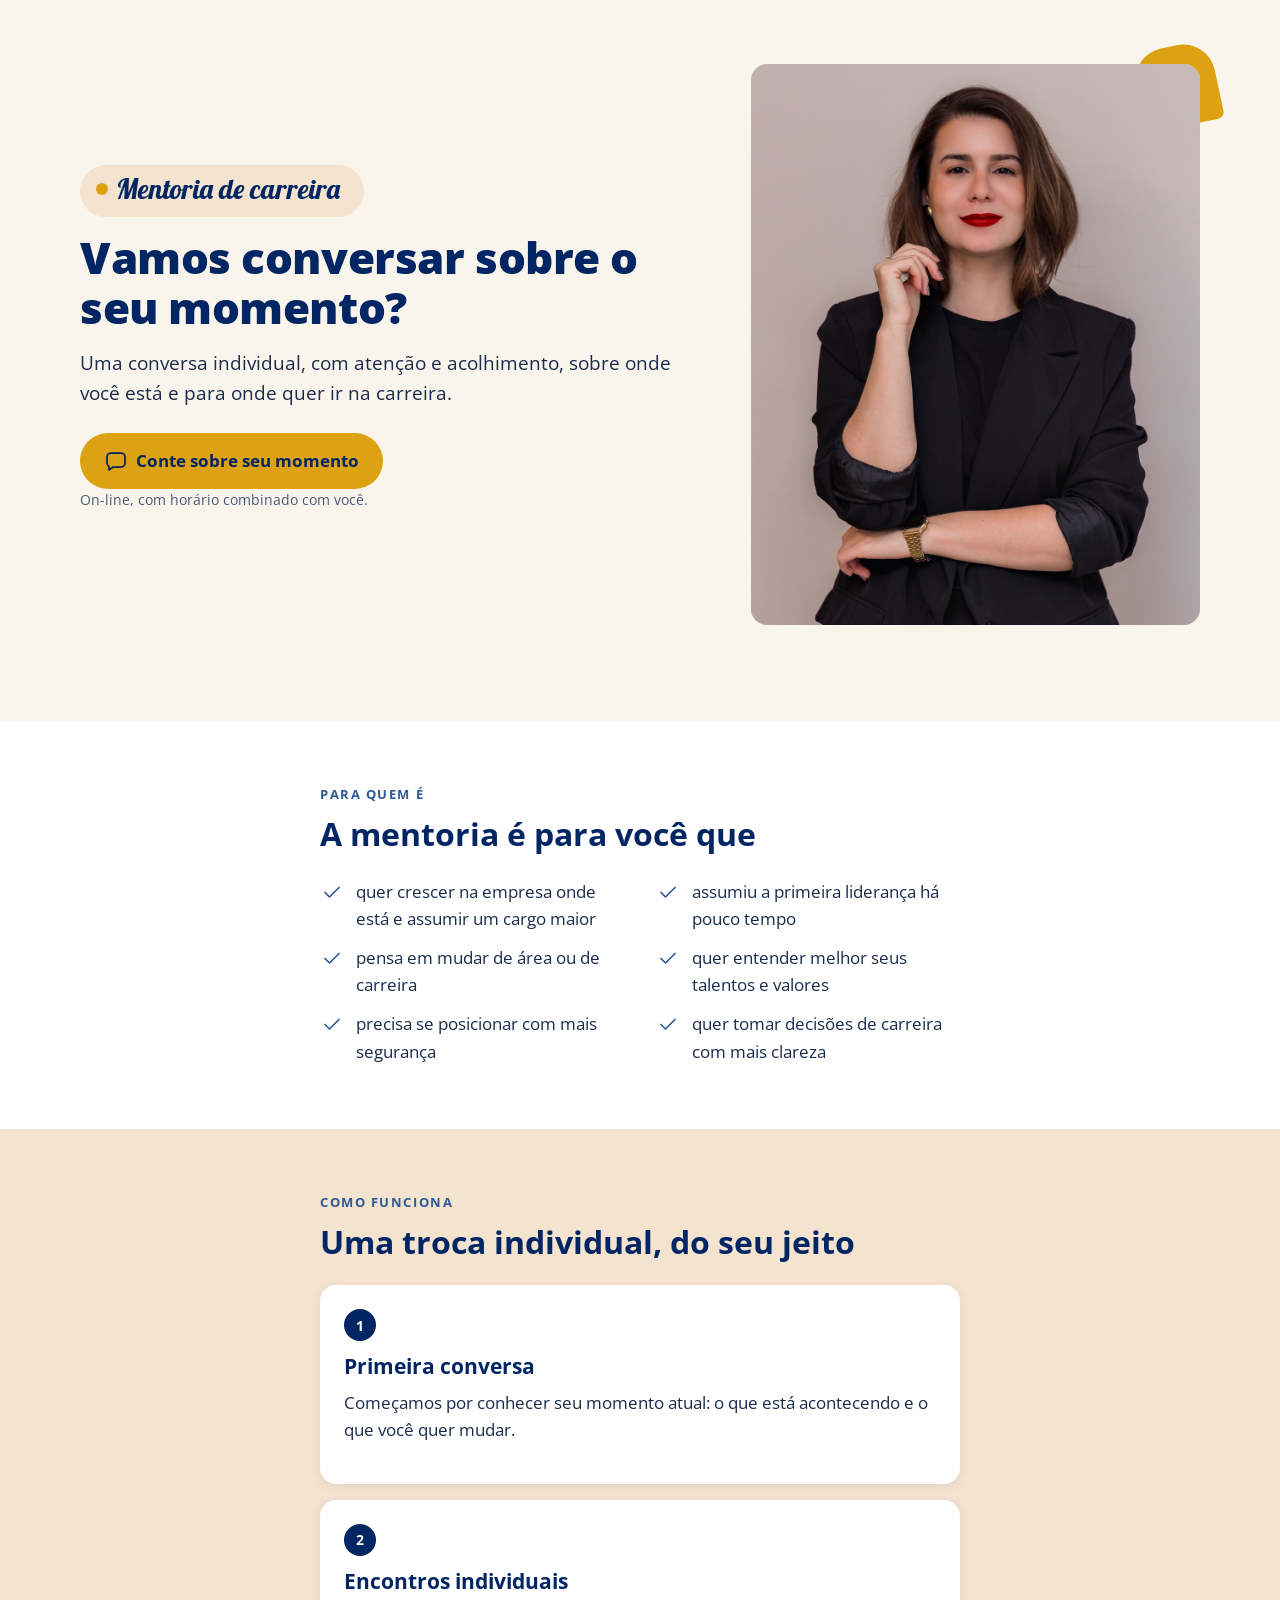
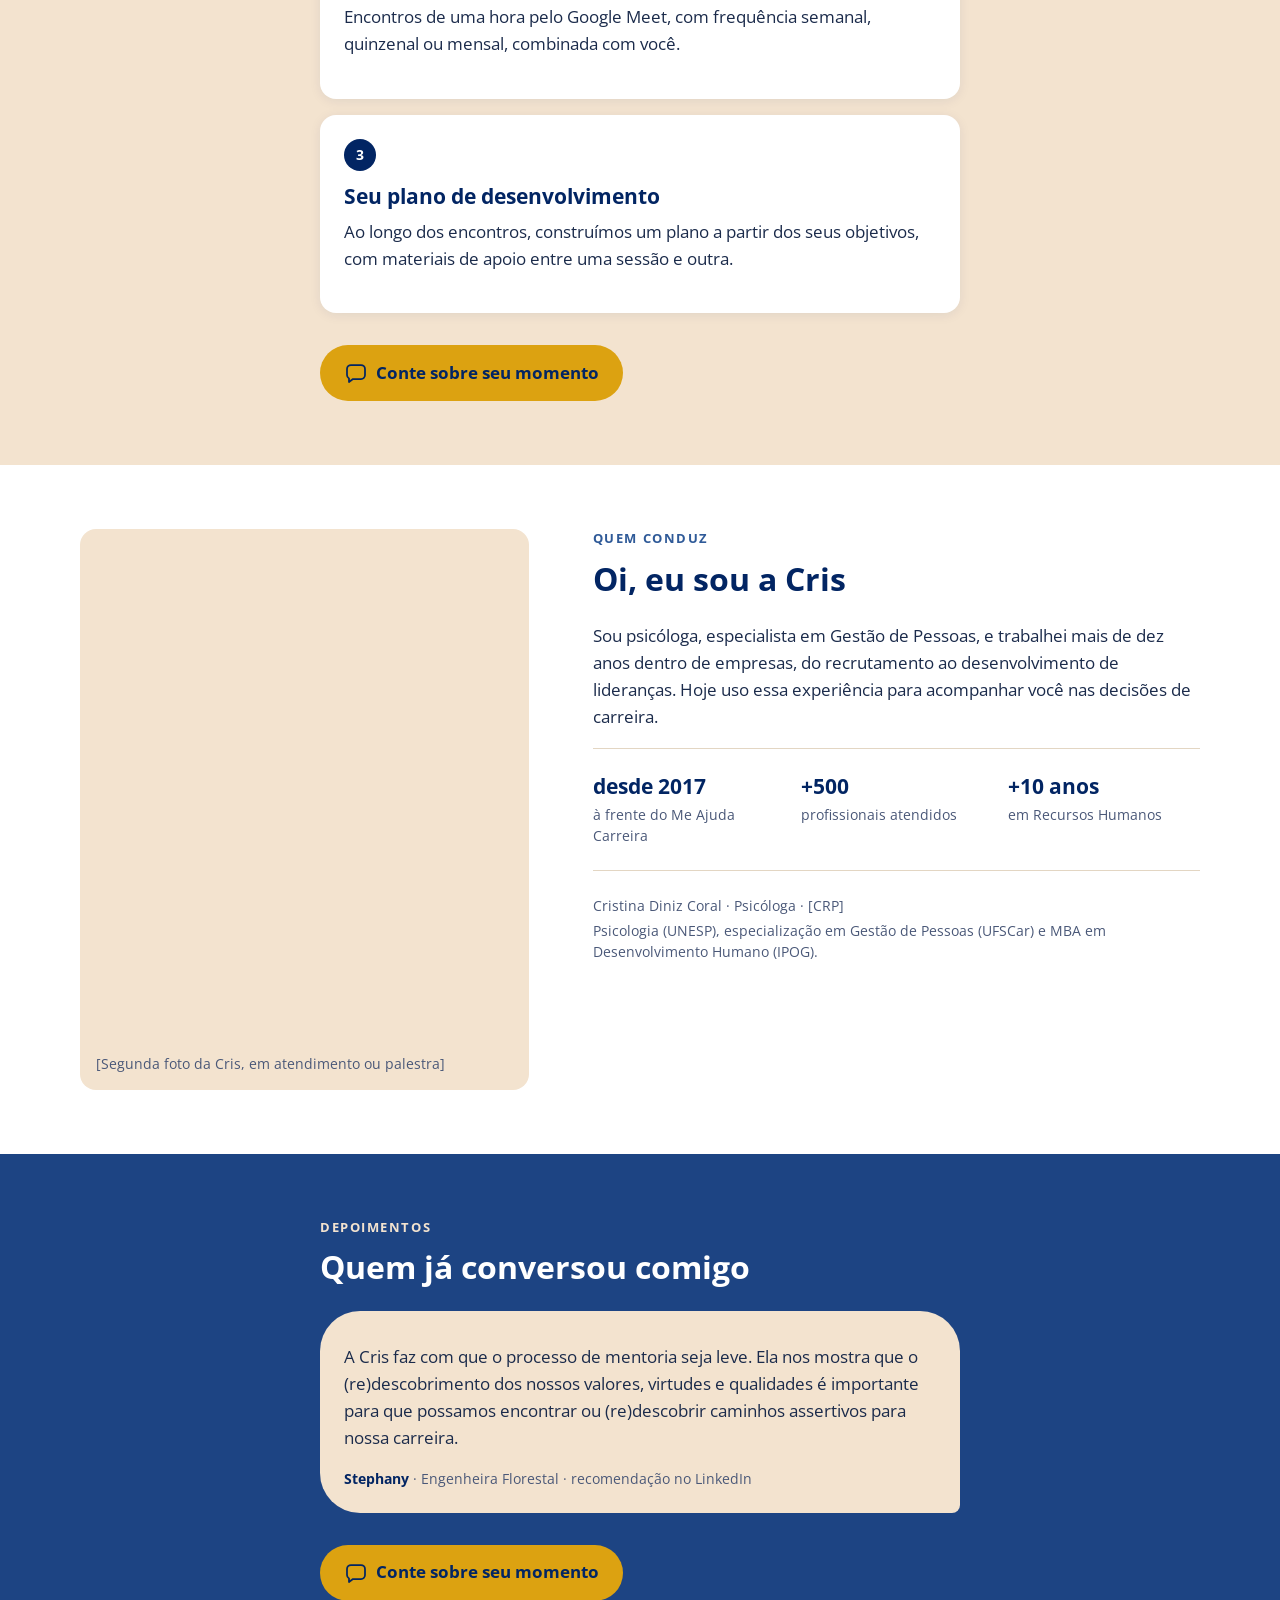
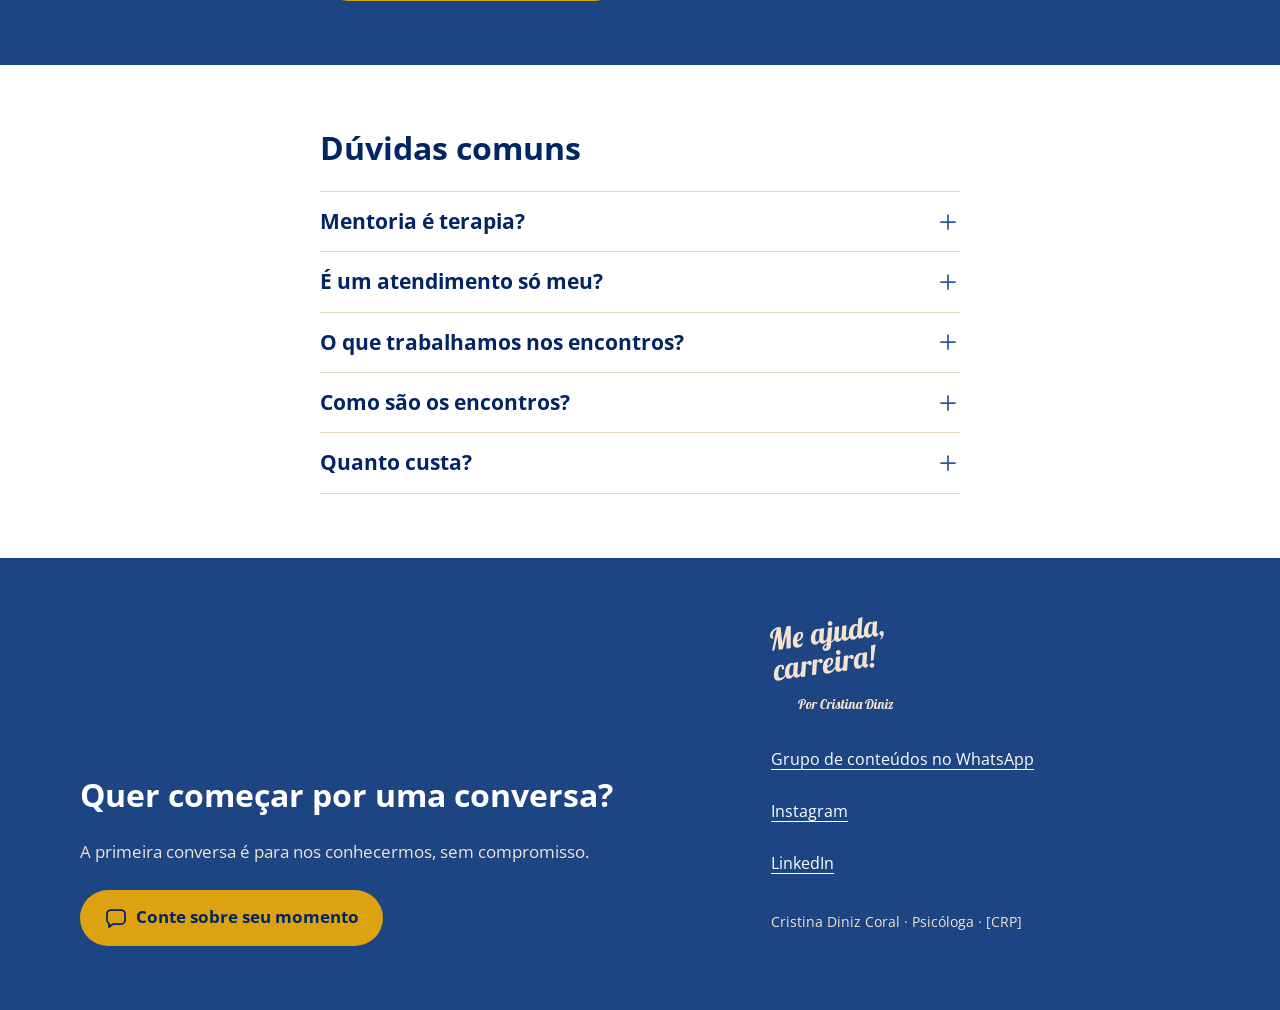
<file: index.html>
<!doctype html>
<html lang="pt-BR">
<head>
<meta charset="utf-8">
<meta name="robots" content="noindex, nofollow">
<title>Mentoria de carreira · Me Ajuda Carreira</title>
<meta http-equiv="refresh" content="0; url=Main.dc.html">
<link rel="canonical" href="Main.dc.html">
<script>location.replace('Main.dc.html' + location.search + location.hash)</script>
</head>
<body>
<a href="Main.dc.html">Abrir a página</a>
</body>
</html>
</file>
